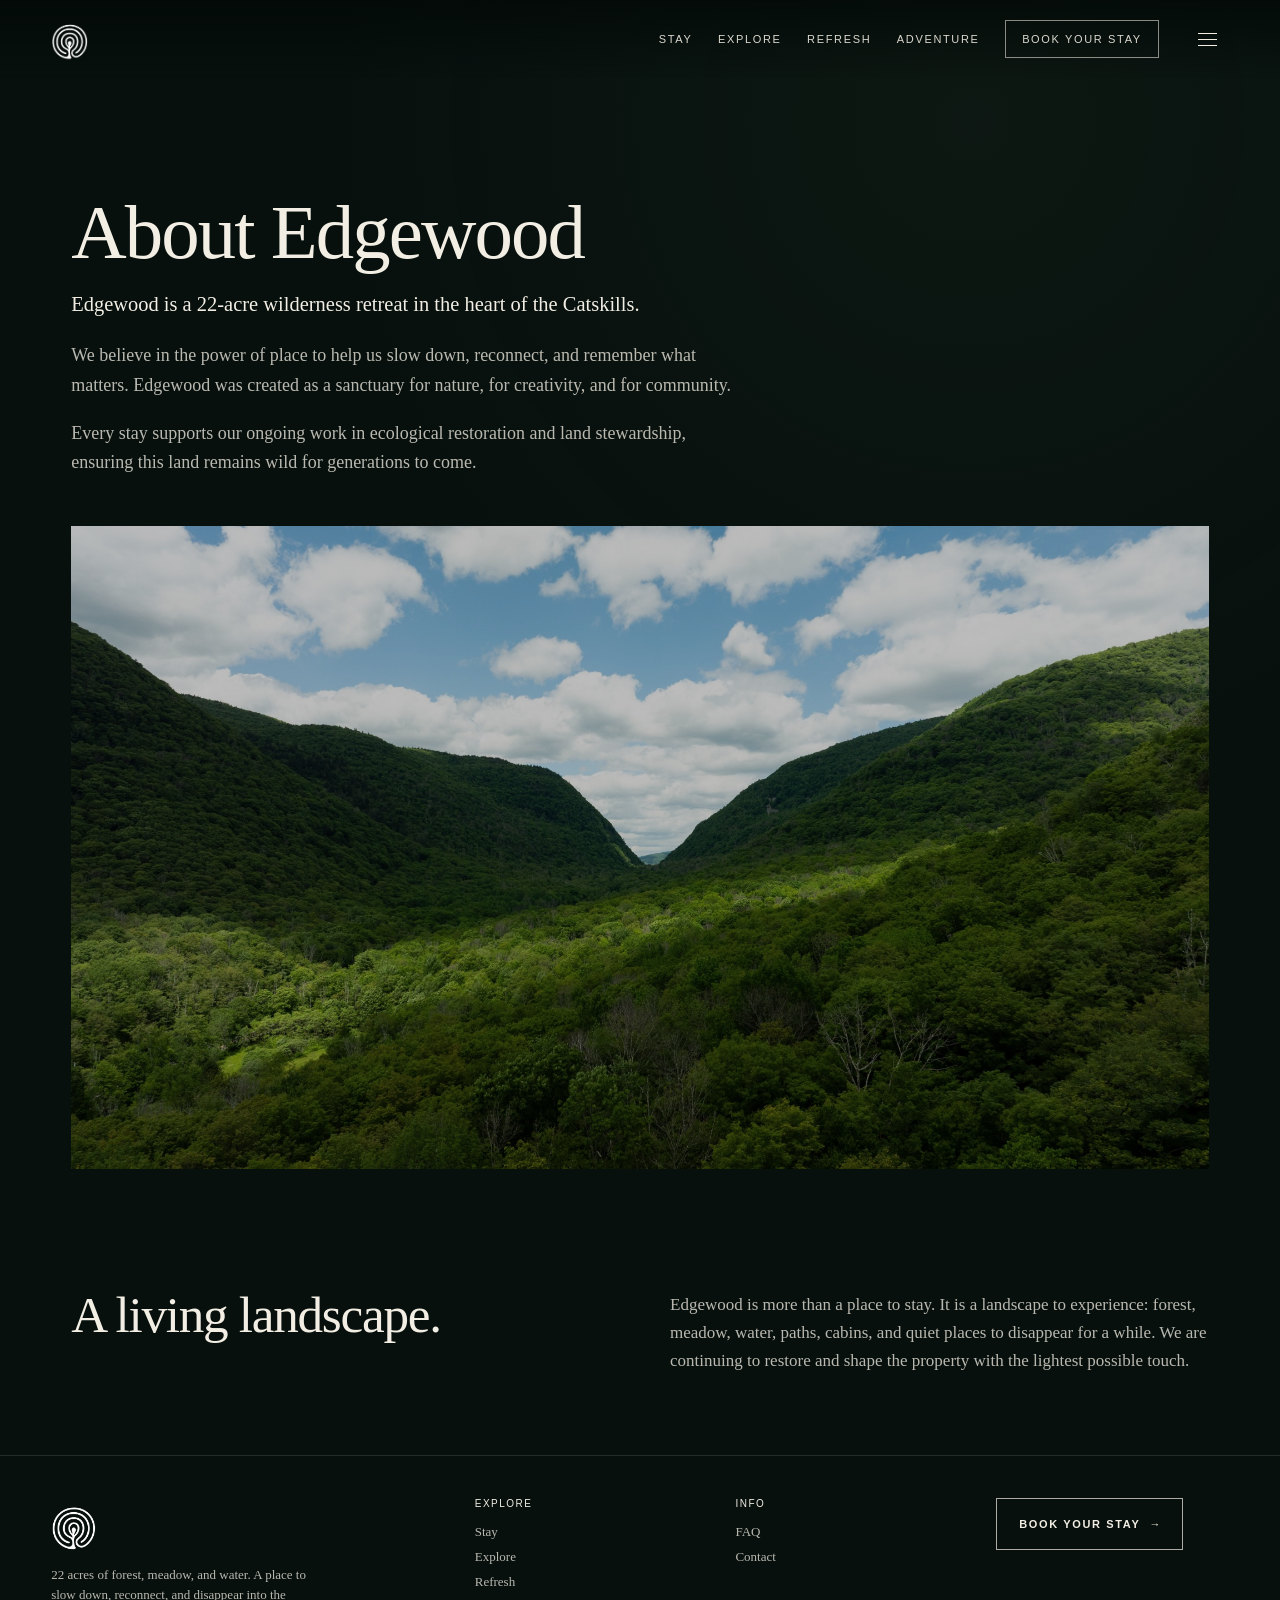
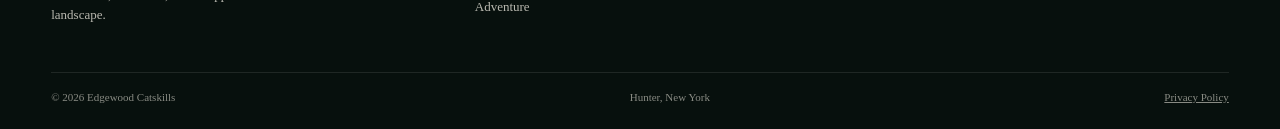
<file: about.html>
<!DOCTYPE html>
<html lang="en"><head><meta charset="utf-8"/><meta content="width=device-width,initial-scale=1" name="viewport"/><meta content="Learn about Edgewood Catskills, our 22-acre wilderness retreat in Hunter, New York, and our approach to nature, restoration, and slow travel." name="description"/><title>About Edgewood | A Wilderness Retreat in the Catskills</title><link href="styles.css" rel="stylesheet"/><link href="https://edgewoodcatskills.com/about" rel="canonical"/><meta content="website" property="og:type"/><meta content="Edgewood Catskills" property="og:site_name"/><meta content="About Edgewood | A Wilderness Retreat in the Catskills" property="og:title"/><meta content="Learn about Edgewood Catskills, our 22-acre wilderness retreat in Hunter, New York, and our approach to nature, restoration, and slow travel." property="og:description"/><meta content="https://edgewoodcatskills.com/about" property="og:url"/><meta content="https://edgewoodcatskills.com/assets/images/hero-poster.jpg" property="og:image"/><meta content="summary_large_image" name="twitter:card"/><meta content="About Edgewood | A Wilderness Retreat in the Catskills" name="twitter:title"/><meta content="Learn about Edgewood Catskills, our 22-acre wilderness retreat in Hunter, New York, and our approach to nature, restoration, and slow travel." name="twitter:description"/><meta content="https://edgewoodcatskills.com/assets/images/hero-poster.jpg" name="twitter:image"/><link href="favicon.png" rel="icon" type="image/png"/><meta content="#080e09" name="theme-color"/><script type="application/ld+json">{"@context": "https://schema.org", "@type": "WebPage", "name": "About Edgewood | A Wilderness Retreat in the Catskills", "url": "https://edgewoodcatskills.com/about", "description": "Learn about Edgewood Catskills, our 22-acre wilderness retreat in Hunter, New York, and our approach to nature, restoration, and slow travel.", "about": {"@id": "https://edgewoodcatskills.com/#edgewood"}}</script></head>
<body class="interior">
<header class="site-header"><a class="brand" href="index.html"><img alt="Edgewood Catskills" src="assets/images/logo.png"/></a><nav class="desktop-nav"><a href="index.html#stay">Stay</a><a href="index.html#explore">Explore</a><a href="index.html#refresh">Refresh</a><a href="index.html#adventure">Adventure</a><a class="book-small" href="https://book.edgewoodcatskills.com/">Book your stay</a></nav><button aria-expanded="false" aria-label="Open menu" class="menu-toggle" type="button"><span class="menu-icon"></span></button></header>
<aside class="menu-panel"><div class="menu-panel-inner"><nav class="menu-primary"><a href="index.html#stay">Stay</a><a href="index.html#explore">Explore</a><a href="index.html#refresh">Refresh</a><a href="index.html#adventure">Adventure</a></nav><nav class="menu-secondary"><a href="about.html">About</a><a href="faq.html">FAQ</a><a href="contact.html">Contact</a></nav><a class="btn btn-light btn-arrow" href="https://book.edgewoodcatskills.com/">Book your stay</a></div></aside>
<main class="interior-main"><section class="page-hero"><h1>About Edgewood</h1><p class="page-intro">Edgewood is a 22-acre wilderness retreat in the heart of the Catskills.</p><div class="about-copy"><p>We believe in the power of place to help us slow down, reconnect, and remember what matters. Edgewood was created as a sanctuary for nature, for creativity, and for community.</p><p>Every stay supports our ongoing work in ecological restoration and land stewardship, ensuring this land remains wild for generations to come.</p></div><img alt="Edgewood Catskills in the forest" class="about-image" src="assets/images/about.jpg"/></section><section class="about-caption"><h2>A living landscape.</h2><p>Edgewood is more than a place to stay. It is a landscape to experience: forest, meadow, water, paths, cabins, and quiet places to disappear for a while. We are continuing to restore and shape the property with the lightest possible touch.</p></section></main>
<footer class="site-footer"><div class="footer-grid"><div><img alt="Edgewood Catskills" class="footer-logo" src="assets/images/logo.png"/><p class="footer-copy">22 acres of forest, meadow, and water. A place to slow down, reconnect, and disappear into the landscape.</p></div><div><div class="footer-heading">Explore</div><div class="footer-links"><a href="index.html#stay">Stay</a><a href="index.html#explore">Explore</a><a href="index.html#refresh">Refresh</a><a href="index.html#adventure">Adventure</a></div></div><div><div class="footer-heading">Info</div><div class="footer-links"><a href="faq.html">FAQ</a><a href="contact.html">Contact</a></div></div><div><a class="btn btn-arrow" href="https://book.edgewoodcatskills.com/">Book your stay</a></div></div><div class="footer-bottom"><span>© 2026 Edgewood Catskills</span><span>Hunter, New York</span><a href="privacy.html">Privacy Policy</a></div></footer><script defer="" src="script.js"></script></body></html>
</file>
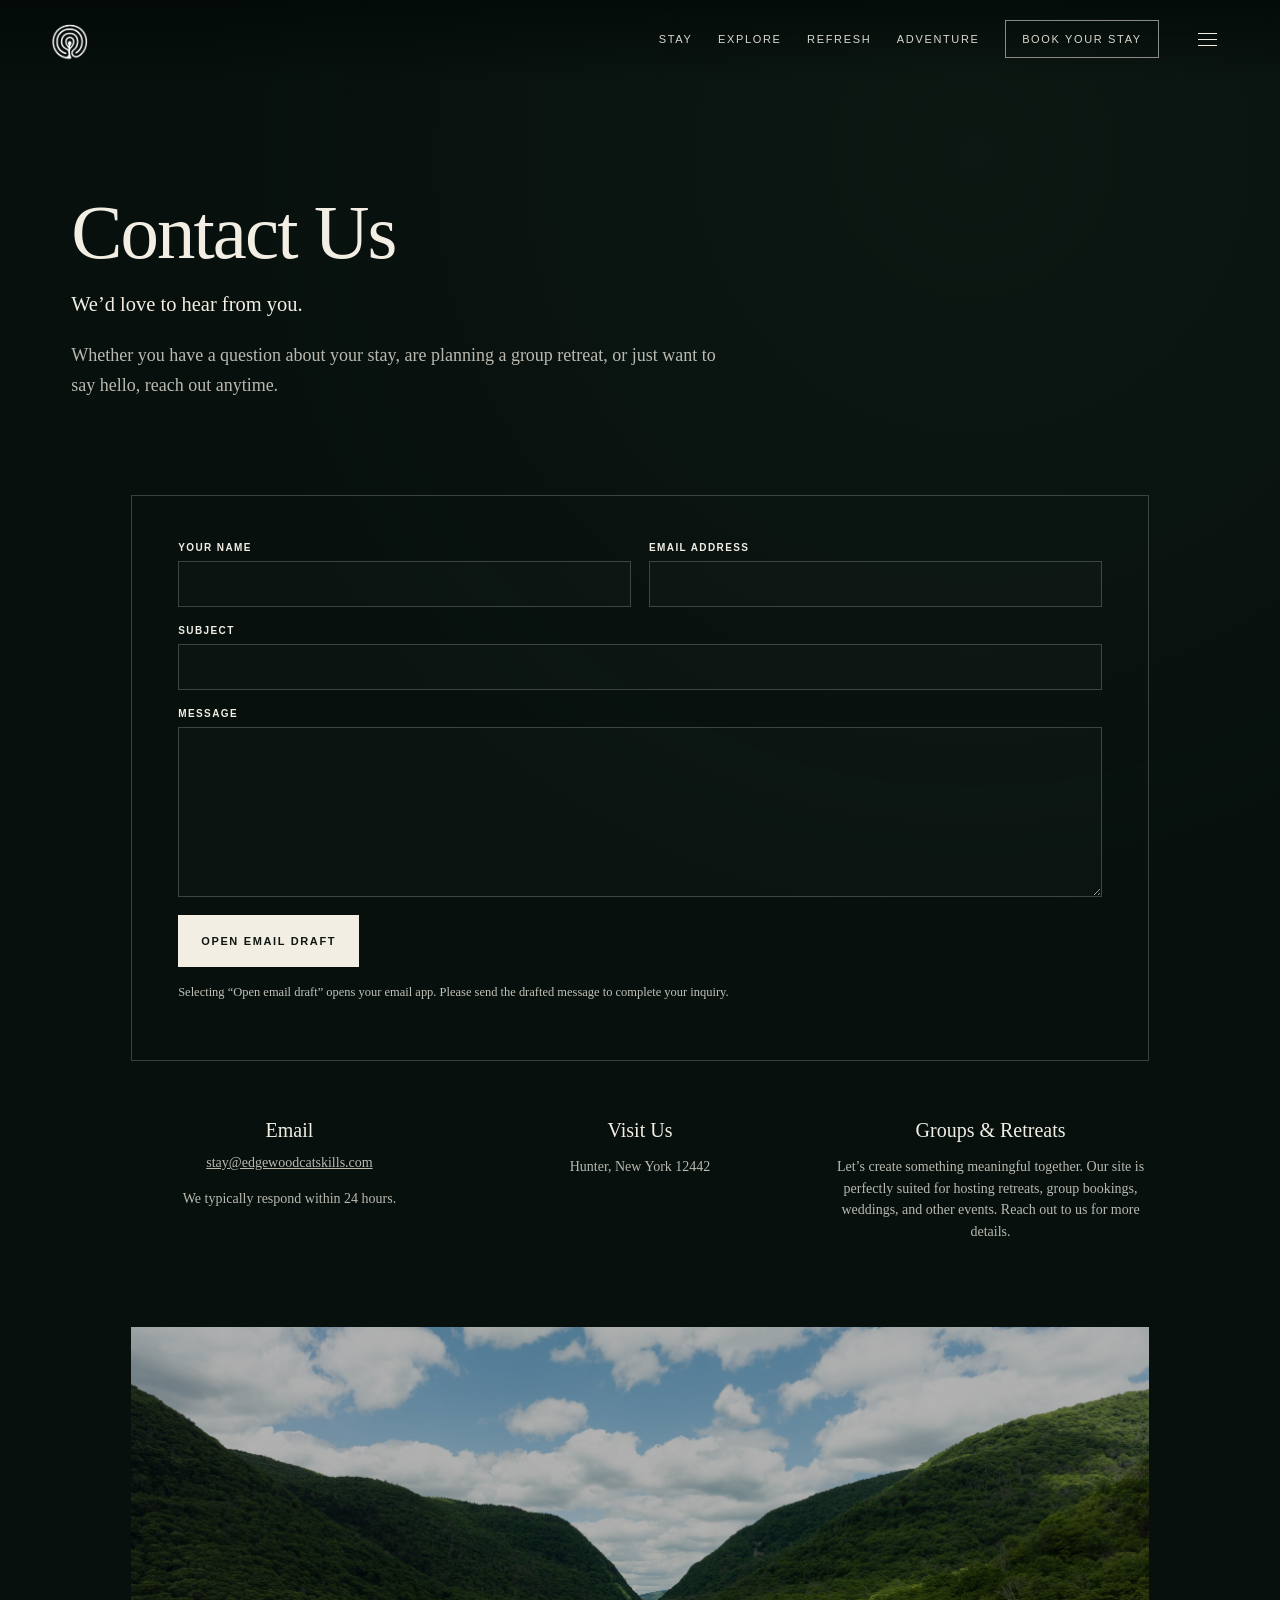
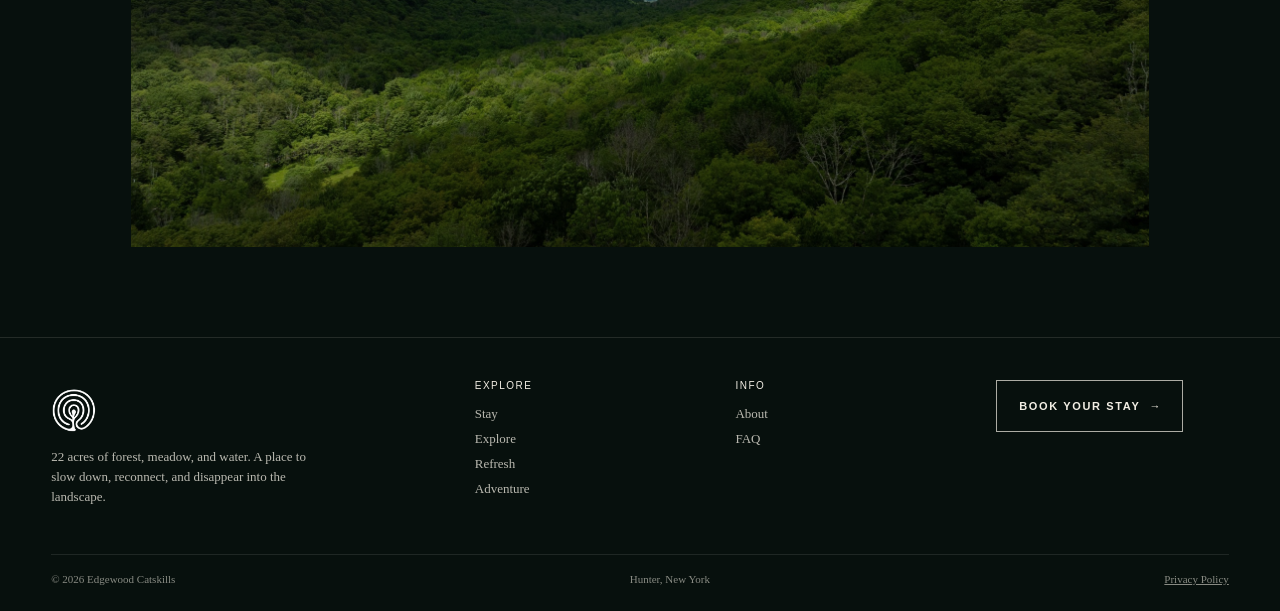
<file: contact.html>
<!DOCTYPE html>

<html lang="en"><head><meta charset="utf-8"/><meta content="width=device-width,initial-scale=1" name="viewport"/><meta content="Contact Edgewood Catskills about stays, group bookings, retreats, weddings, and events in Hunter, New York." name="description"/><title>Contact Edgewood Catskills | Groups &amp; Retreats</title><link href="styles.css" rel="stylesheet"/><link href="https://edgewoodcatskills.com/contact" rel="canonical"/><meta content="website" property="og:type"/><meta content="Edgewood Catskills" property="og:site_name"/><meta content="Contact Edgewood Catskills | Groups &amp; Retreats" property="og:title"/><meta content="Contact Edgewood Catskills about stays, group bookings, retreats, weddings, and events in Hunter, New York." property="og:description"/><meta content="https://edgewoodcatskills.com/contact" property="og:url"/><meta content="https://edgewoodcatskills.com/assets/images/hero-poster.jpg" property="og:image"/><meta content="summary_large_image" name="twitter:card"/><meta content="Contact Edgewood Catskills | Groups &amp; Retreats" name="twitter:title"/><meta content="Contact Edgewood Catskills about stays, group bookings, retreats, weddings, and events in Hunter, New York." name="twitter:description"/><meta content="https://edgewoodcatskills.com/assets/images/hero-poster.jpg" name="twitter:image"/><link href="favicon.png" rel="icon" type="image/png"/><meta content="#080e09" name="theme-color"/><script type="application/ld+json">{"@context": "https://schema.org", "@type": "WebPage", "name": "Contact Edgewood Catskills | Groups & Retreats", "url": "https://edgewoodcatskills.com/contact", "description": "Contact Edgewood Catskills about stays, group bookings, retreats, weddings, and events in Hunter, New York.", "about": {"@id": "https://edgewoodcatskills.com/#edgewood"}}</script></head>
<body class="interior">
<header class="site-header"><a class="brand" href="index.html"><img alt="Edgewood Catskills" src="assets/images/logo.png"/></a><nav class="desktop-nav"><a href="index.html#stay">Stay</a><a href="index.html#explore">Explore</a><a href="index.html#refresh">Refresh</a><a href="index.html#adventure">Adventure</a><a class="book-small" href="https://book.edgewoodcatskills.com/">Book your stay</a></nav><button aria-expanded="false" aria-label="Open menu" class="menu-toggle" type="button"><span class="menu-icon"></span></button></header>
<aside class="menu-panel"><div class="menu-panel-inner"><nav class="menu-primary"><a href="index.html#stay">Stay</a><a href="index.html#explore">Explore</a><a href="index.html#refresh">Refresh</a><a href="index.html#adventure">Adventure</a></nav><nav class="menu-secondary"><a href="about.html">About</a><a href="faq.html">FAQ</a><a href="contact.html">Contact</a></nav><a class="btn btn-light btn-arrow" href="https://book.edgewoodcatskills.com/">Book your stay</a></div></aside>
<main class="interior-main"><section class="page-hero"><h1>Contact Us</h1><p class="page-intro">We’d love to hear from you.</p><p class="about-copy">Whether you have a question about your stay, are planning a group retreat, or just want to say hello, reach out anytime.</p></section><section class="contact-wrap"><div class="contact-card"><form id="contact-form"><div class="form-grid"><div class="form-field"><label for="name">Your name</label><input autocomplete="name" id="name" name="name" required=""/></div><div class="form-field"><label for="email">Email address</label><input autocomplete="email" id="email" name="email" required="" type="email"/></div><div class="form-field full"><label for="subject">Subject</label><input id="subject" name="subject"/></div><div class="form-field full"><label for="message">Message</label><textarea id="message" name="message" required=""></textarea></div></div><div class="contact-actions"><button class="btn btn-light" type="submit">Open email draft</button><p class="form-note">Selecting “Open email draft” opens your email app. Please send the drafted message to complete your inquiry.</p></div></form></div><div class="contact-meta"><div><h3>Email</h3><a href="mailto:stay@edgewoodcatskills.com">stay@edgewoodcatskills.com</a><p>We typically respond within 24 hours.</p></div><div><h3>Visit Us</h3><p>Hunter, New York 12442</p></div><div><h3>Groups &amp; Retreats</h3><p>Let’s create something meaningful together. Our site is perfectly suited for hosting retreats, group bookings, weddings, and other events. Reach out to us for more details.</p></div></div><img alt="Forest at Edgewood Catskills" class="contact-image" src="assets/images/about.jpg"/></section></main>
<footer class="site-footer"><div class="footer-grid"><div><img alt="Edgewood Catskills" class="footer-logo" src="assets/images/logo.png"/><p class="footer-copy">22 acres of forest, meadow, and water. A place to slow down, reconnect, and disappear into the landscape.</p></div><div><div class="footer-heading">Explore</div><div class="footer-links"><a href="index.html#stay">Stay</a><a href="index.html#explore">Explore</a><a href="index.html#refresh">Refresh</a><a href="index.html#adventure">Adventure</a></div></div><div><div class="footer-heading">Info</div><div class="footer-links"><a href="about.html">About</a><a href="faq.html">FAQ</a></div></div><div><a class="btn btn-arrow" href="https://book.edgewoodcatskills.com/">Book your stay</a></div></div><div class="footer-bottom"><span>© 2026 Edgewood Catskills</span><span>Hunter, New York</span><a href="privacy.html">Privacy Policy</a></div></footer><script defer="" src="script.js"></script></body></html>
</file>
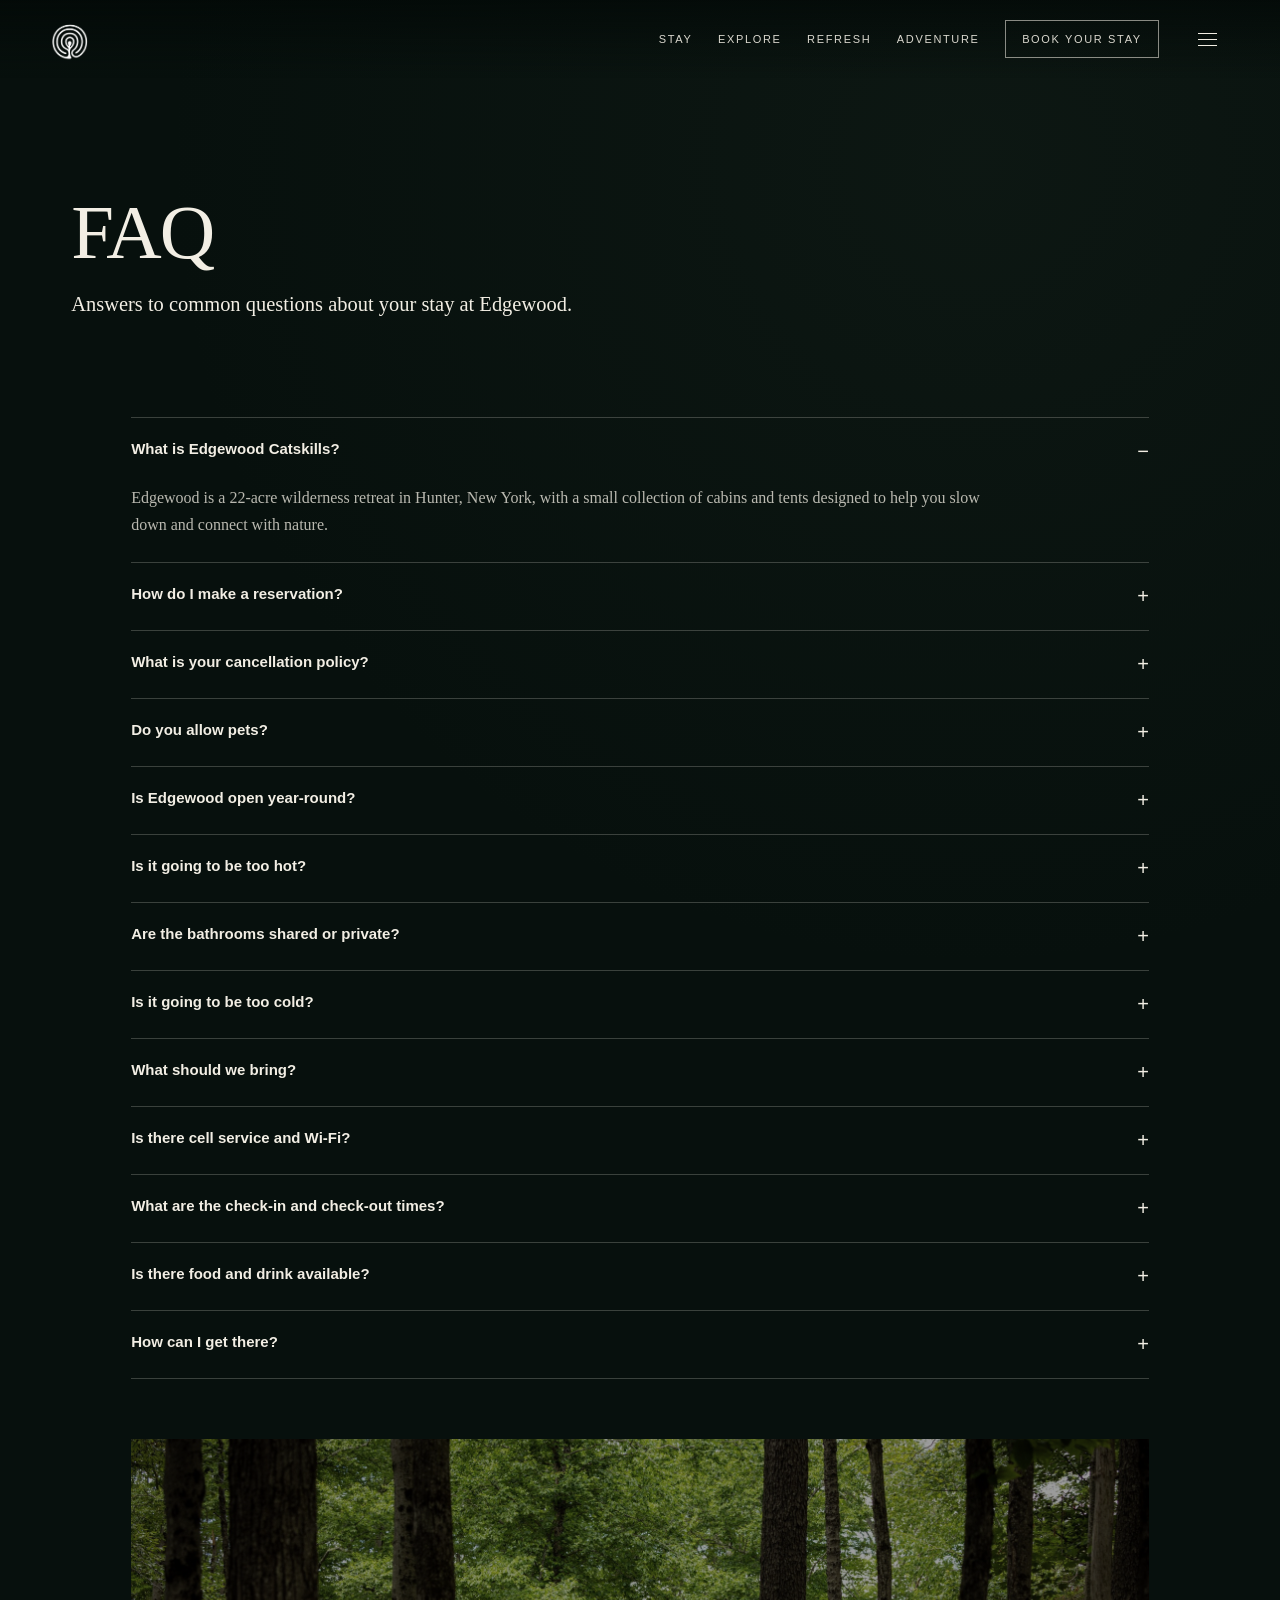
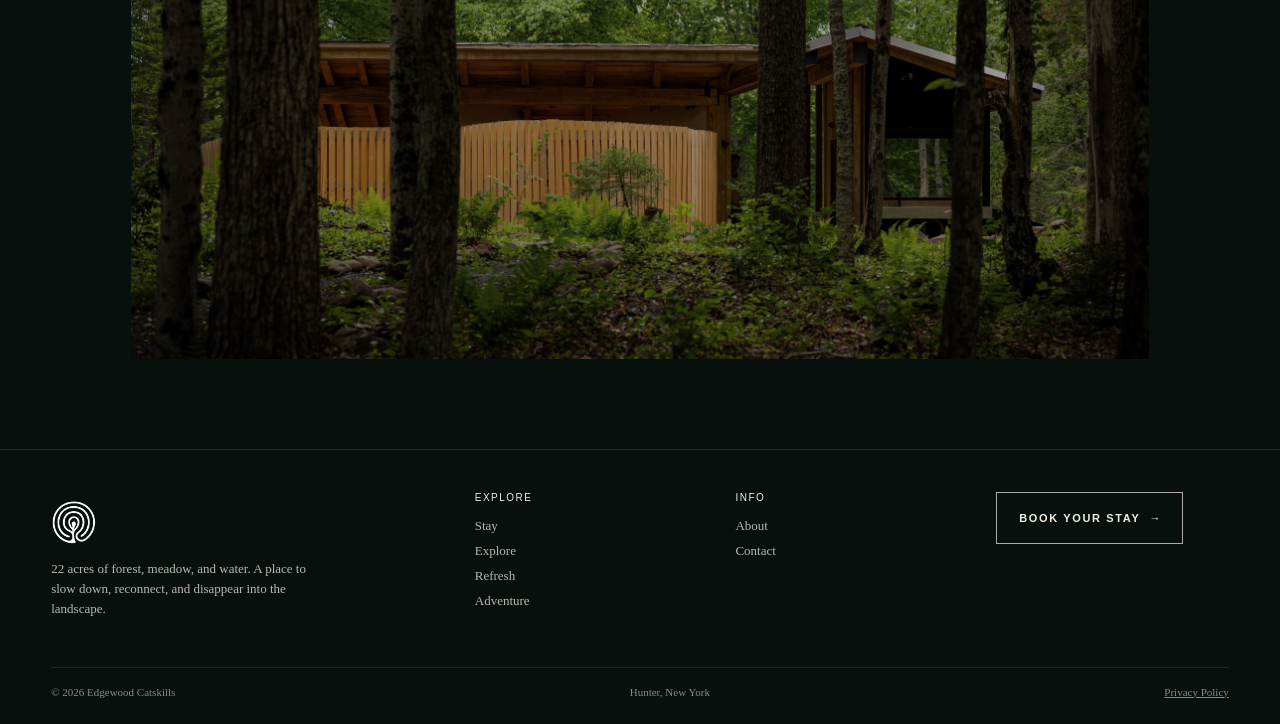
<file: faq.html>
<!DOCTYPE html>

<html lang="en"><head><meta charset="utf-8"/><meta content="width=device-width,initial-scale=1" name="viewport"/><meta content="Answers about Edgewood Catskills stays, booking, bathrooms, weather, pets, Wi-Fi, packing, check-in, and travel to Hunter, New York." name="description"/><title>Frequently Asked Questions | Edgewood Catskills</title><link href="styles.css" rel="stylesheet"/><link href="https://edgewoodcatskills.com/faq" rel="canonical"/><meta content="website" property="og:type"/><meta content="Edgewood Catskills" property="og:site_name"/><meta content="Frequently Asked Questions | Edgewood Catskills" property="og:title"/><meta content="Answers about Edgewood Catskills stays, booking, bathrooms, weather, pets, Wi-Fi, packing, check-in, and travel to Hunter, New York." property="og:description"/><meta content="https://edgewoodcatskills.com/faq" property="og:url"/><meta content="https://edgewoodcatskills.com/assets/images/hero-poster.jpg" property="og:image"/><meta content="summary_large_image" name="twitter:card"/><meta content="Frequently Asked Questions | Edgewood Catskills" name="twitter:title"/><meta content="Answers about Edgewood Catskills stays, booking, bathrooms, weather, pets, Wi-Fi, packing, check-in, and travel to Hunter, New York." name="twitter:description"/><meta content="https://edgewoodcatskills.com/assets/images/hero-poster.jpg" name="twitter:image"/><link href="favicon.png" rel="icon" type="image/png"/><meta content="#080e09" name="theme-color"/><script type="application/ld+json">{"@context": "https://schema.org", "@type": "WebPage", "name": "Frequently Asked Questions | Edgewood Catskills", "url": "https://edgewoodcatskills.com/faq", "description": "Answers about Edgewood Catskills stays, booking, bathrooms, weather, pets, Wi-Fi, packing, check-in, and travel to Hunter, New York.", "about": {"@id": "https://edgewoodcatskills.com/#edgewood"}}</script><script type="application/ld+json">{"@context": "https://schema.org", "@type": "FAQPage", "mainEntity": [{"@type": "Question", "name": "What is Edgewood Catskills?", "acceptedAnswer": {"@type": "Answer", "text": "Edgewood is a 22-acre wilderness retreat in Hunter, New York, with a small collection of cabins and tents designed to help you slow down and connect with nature."}}, {"@type": "Question", "name": "How do I make a reservation?", "acceptedAnswer": {"@type": "Answer", "text": "Use any “Book your stay” button on this site to see current availability and reserve directly through our booking site."}}, {"@type": "Question", "name": "What is your cancellation policy?", "acceptedAnswer": {"@type": "Answer", "text": "Cancellation terms are shown during booking and in your reservation confirmation. Please review the terms attached to your specific stay before completing your reservation."}}, {"@type": "Question", "name": "Do you allow pets?", "acceptedAnswer": {"@type": "Answer", "text": "We do not allow pets at this time. Our no-pets policy is strict because of the abundant wildlife on the property, including animals that may not get along with dogs. We hope you’ll still consider joining us—it’s a magical place."}}, {"@type": "Question", "name": "Is Edgewood open year-round?", "acceptedAnswer": {"@type": "Answer", "text": "We are currently open from May 1 through October 31. We plan to offer year-round stays in the future."}}, {"@type": "Question", "name": "Is it going to be too hot?", "acceptedAnswer": {"@type": "Answer", "text": "Even during midsummer heat waves, the mountains around Edgewood are often cooler than surrounding cities, and evenings are typically significantly cooler than daytime. We find it makes for great sleeping weather, though temperatures vary and the cabins and tents are not air-conditioned."}}, {"@type": "Question", "name": "Are the bathrooms shared or private?", "acceptedAnswer": {"@type": "Answer", "text": "Our separate bathhouse is approximately a 1–2 minute walk from your unit. It serves our five cabins and tents, with three garden shower rooms and three toilet rooms. Each room has its own private entry, but the facilities are shared among guests. The garden showers are one of the highlights of the Edgewood experience."}}, {"@type": "Question", "name": "Is it going to be too cold?", "acceptedAnswer": {"@type": "Answer", "text": "In spring and autumn, the showers are hot and we provide blankets for sleeping, but the cabins themselves are not heated. May and October weather can vary widely, from warm days to a small chance of snow. October foliage can be colorful or already fallen, opening views of the valley and surrounding peaks. We understand that camping in cold weather is not for everyone. We generally ask for five days’ notice if you decide to cancel because of the forecast; for snow or a major storm, contact us about a last-minute refund. Please also review the cancellation terms for your specific booking. We recommend bringing cozy layers and pajamas, as well as bathing suits and beach towels."}}, {"@type": "Question", "name": "What should we bring?", "acceptedAnswer": {"@type": "Answer", "text": "We provide sheets, blankets, pillows, a battery-powered lantern, and soap, shampoo, conditioner, and toilet paper in the bathhouse. Bring beach towels for waterfall swims or lounging, cozy sweatpants and sweatshirts for cool evenings, your preferred sundowner beverages, and ingredients for s’mores by the fire."}}, {"@type": "Question", "name": "Is there cell service and Wi-Fi?", "acceptedAnswer": {"@type": "Answer", "text": "There is no cell service at Edgewood. Wi-Fi is available at the bathhouse."}}, {"@type": "Question", "name": "What are the check-in and check-out times?", "acceptedAnswer": {"@type": "Answer", "text": "Check-in is after 3:00 p.m. and check-out is at 11:00 a.m. Early check-in or late check-out may be possible, but please confirm with us in advance."}}, {"@type": "Question", "name": "Is there food and drink available?", "acceptedAnswer": {"@type": "Answer", "text": "We provide drinking water on site, but no other food or beverages at this time. We’re happy to recommend local restaurants."}}, {"@type": "Question", "name": "How can I get there?", "acceptedAnswer": {"@type": "Answer", "text": "Driving is the most convenient option. Trailways offers bus service to nearby Hunter, and local car services may be available for the final leg. Check current schedules and arrange onward transportation before traveling."}}]}</script></head>
<body class="interior">
<header class="site-header"><a class="brand" href="index.html"><img alt="Edgewood Catskills" src="assets/images/logo.png"/></a><nav class="desktop-nav"><a href="index.html#stay">Stay</a><a href="index.html#explore">Explore</a><a href="index.html#refresh">Refresh</a><a href="index.html#adventure">Adventure</a><a class="book-small" href="https://book.edgewoodcatskills.com/">Book your stay</a></nav><button aria-expanded="false" aria-label="Open menu" class="menu-toggle" type="button"><span class="menu-icon"></span></button></header>
<aside class="menu-panel"><div class="menu-panel-inner"><nav class="menu-primary"><a href="index.html#stay">Stay</a><a href="index.html#explore">Explore</a><a href="index.html#refresh">Refresh</a><a href="index.html#adventure">Adventure</a></nav><nav class="menu-secondary"><a href="about.html">About</a><a href="faq.html">FAQ</a><a href="contact.html">Contact</a></nav><a class="btn btn-light btn-arrow" href="https://book.edgewoodcatskills.com/">Book your stay</a></div></aside>
<main class="interior-main"><section class="page-hero"><h1>FAQ</h1><p class="page-intro">Answers to common questions about your stay at Edgewood.</p></section><section class="faq-wrap"><div class="faq-list"><div class="faq-item open"><button aria-expanded="true" class="faq-question" type="button">What is Edgewood Catskills?</button><div class="faq-answer" style="max-height:500px"><p>Edgewood is a 22-acre wilderness retreat in Hunter, New York, with a small collection of cabins and tents designed to help you slow down and connect with nature.</p></div></div><div class="faq-item"><button aria-expanded="false" class="faq-question" type="button">How do I make a reservation?</button><div class="faq-answer" style="max-height:0px"><p>Use any “Book your stay” button on this site to see current availability and reserve directly through our booking site.</p></div></div><div class="faq-item"><button aria-expanded="false" class="faq-question" type="button">What is your cancellation policy?</button><div class="faq-answer" style="max-height:0px"><p>Cancellation terms are shown during booking and in your reservation confirmation. Please review the terms attached to your specific stay before completing your reservation.</p></div></div><div class="faq-item"><button aria-expanded="false" class="faq-question" type="button">Do you allow pets?</button><div class="faq-answer" style="max-height:0px"><p>We do not allow pets at this time. Our no-pets policy is strict because of the abundant wildlife on the property, including animals that may not get along with dogs. We hope you’ll still consider joining us—it’s a magical place.</p></div></div><div class="faq-item"><button aria-expanded="false" class="faq-question" type="button">Is Edgewood open year-round?</button><div class="faq-answer" style="max-height:0px"><p>We are currently open from May 1 through October 31. We plan to offer year-round stays in the future.</p></div></div><div class="faq-item"><button aria-expanded="false" class="faq-question" type="button">Is it going to be too hot?</button><div class="faq-answer" style="max-height:0px"><p>Even during midsummer heat waves, the mountains around Edgewood are often cooler than surrounding cities, and evenings are typically significantly cooler than daytime. We find it makes for great sleeping weather, though temperatures vary and the cabins and tents are not air-conditioned.</p></div></div><div class="faq-item"><button aria-expanded="false" class="faq-question" type="button">Are the bathrooms shared or private?</button><div class="faq-answer" style="max-height:0px"><p>Our separate bathhouse is approximately a 1–2 minute walk from your unit. It serves our five cabins and tents, with three garden shower rooms and three toilet rooms. Each room has its own private entry, but the facilities are shared among guests. The garden showers are one of the highlights of the Edgewood experience.</p></div></div><div class="faq-item"><button aria-expanded="false" class="faq-question" type="button">Is it going to be too cold?</button><div class="faq-answer" style="max-height:0px"><p>In spring and autumn, the showers are hot and we provide blankets for sleeping, but the cabins themselves are not heated. May and October weather can vary widely, from warm days to a small chance of snow. October foliage can be colorful or already fallen, opening views of the valley and surrounding peaks. We understand that camping in cold weather is not for everyone. We generally ask for five days’ notice if you decide to cancel because of the forecast; for snow or a major storm, contact us about a last-minute refund. Please also review the cancellation terms for your specific booking. We recommend bringing cozy layers and pajamas, as well as bathing suits and beach towels.</p></div></div><div class="faq-item"><button aria-expanded="false" class="faq-question" type="button">What should we bring?</button><div class="faq-answer" style="max-height:0px"><p>We provide sheets, blankets, pillows, a battery-powered lantern, and soap, shampoo, conditioner, and toilet paper in the bathhouse. Bring beach towels for waterfall swims or lounging, cozy sweatpants and sweatshirts for cool evenings, your preferred sundowner beverages, and ingredients for s’mores by the fire.</p></div></div><div class="faq-item"><button aria-expanded="false" class="faq-question" type="button">Is there cell service and Wi-Fi?</button><div class="faq-answer" style="max-height:0px"><p>There is no cell service at Edgewood. Wi-Fi is available at the bathhouse.</p></div></div><div class="faq-item"><button aria-expanded="false" class="faq-question" type="button">What are the check-in and check-out times?</button><div class="faq-answer" style="max-height:0px"><p>Check-in is after 3:00 p.m. and check-out is at 11:00 a.m. Early check-in or late check-out may be possible, but please confirm with us in advance.</p></div></div><div class="faq-item"><button aria-expanded="false" class="faq-question" type="button">Is there food and drink available?</button><div class="faq-answer" style="max-height:0px"><p>We provide drinking water on site, but no other food or beverages at this time. We’re happy to recommend local restaurants.</p></div></div><div class="faq-item"><button aria-expanded="false" class="faq-question" type="button">How can I get there?</button><div class="faq-answer" style="max-height:0px"><p>Driving is the most convenient option. Trailways offers bus service to nearby Hunter, and local car services may be available for the final leg. Check current schedules and arrange onward transportation before traveling.</p></div></div></div><img alt="Evening in the forest at Edgewood Catskills" class="faq-image" src="assets/images/footer.jpg"/></section></main>
<footer class="site-footer"><div class="footer-grid"><div><img alt="Edgewood Catskills" class="footer-logo" src="assets/images/logo.png"/><p class="footer-copy">22 acres of forest, meadow, and water. A place to slow down, reconnect, and disappear into the landscape.</p></div><div><div class="footer-heading">Explore</div><div class="footer-links"><a href="index.html#stay">Stay</a><a href="index.html#explore">Explore</a><a href="index.html#refresh">Refresh</a><a href="index.html#adventure">Adventure</a></div></div><div><div class="footer-heading">Info</div><div class="footer-links"><a href="about.html">About</a><a href="contact.html">Contact</a></div></div><div><a class="btn btn-arrow" href="https://book.edgewoodcatskills.com/">Book your stay</a></div></div><div class="footer-bottom"><span>© 2026 Edgewood Catskills</span><span>Hunter, New York</span><a href="privacy.html">Privacy Policy</a></div></footer><script defer="" src="script.js"></script></body></html>
</file>
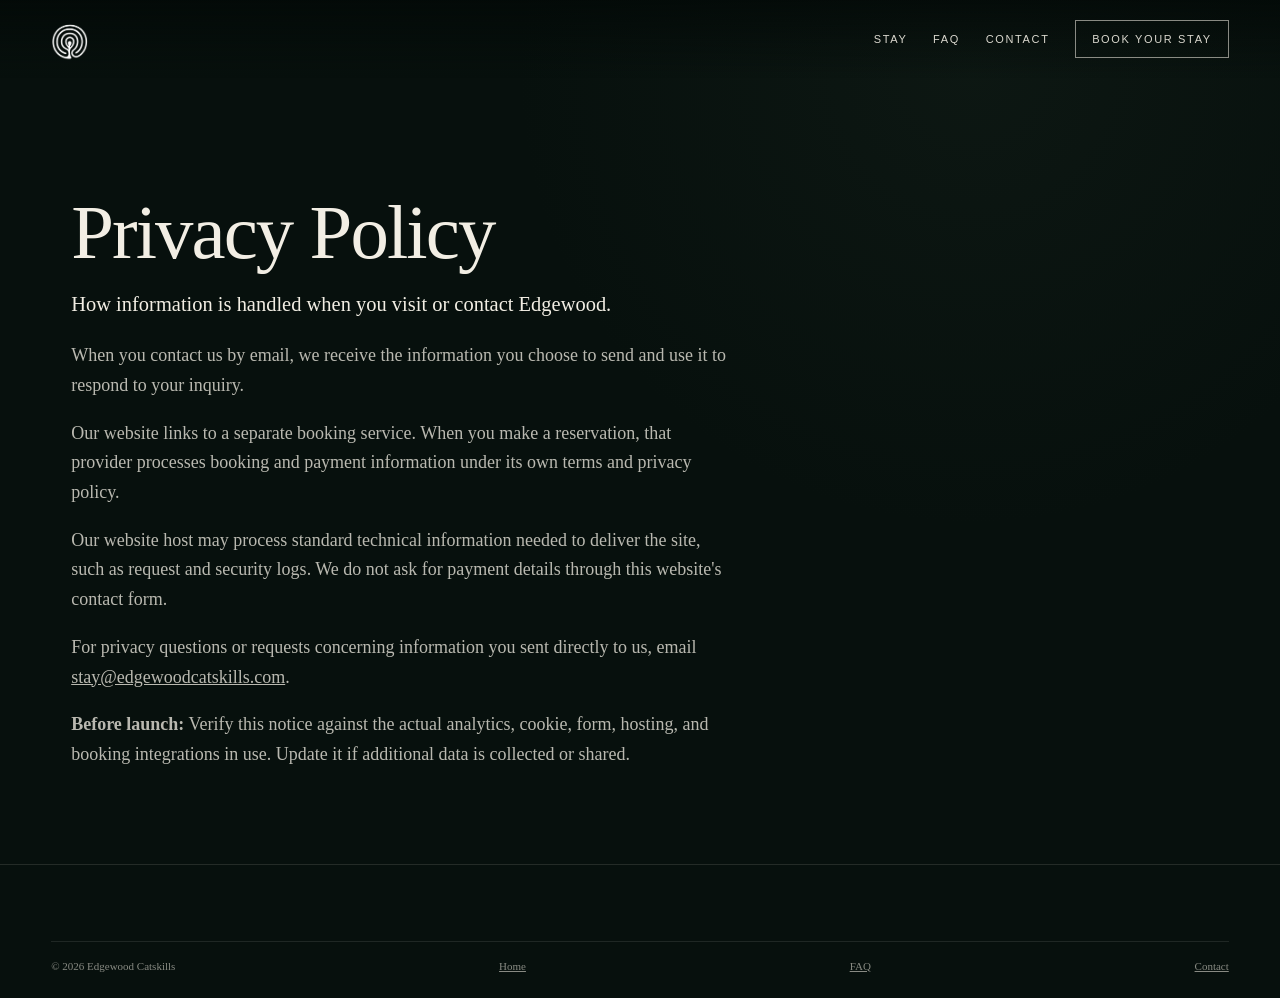
<file: privacy.html>
<!doctype html><html lang="en"><head><meta charset="utf-8"><meta name="viewport" content="width=device-width,initial-scale=1"><title>Privacy Policy | Edgewood Catskills</title><meta name="description" content="Privacy information for the Edgewood Catskills website."><link rel="canonical" href="https://edgewoodcatskills.com/privacy"><link rel="icon" href="favicon.png"><link rel="stylesheet" href="styles.css"></head><body class="interior"><header class="site-header"><a class="brand" href="index.html"><img src="assets/images/logo.png" alt="Edgewood Catskills"></a><nav class="desktop-nav"><a href="index.html#stay">Stay</a><a href="faq.html">FAQ</a><a href="contact.html">Contact</a><a class="book-small" href="https://book.edgewoodcatskills.com/">Book your stay</a></nav></header><main class="interior-main"><section class="page-hero"><h1>Privacy Policy</h1><p class="page-intro">How information is handled when you visit or contact Edgewood.</p><div class="about-copy"><p>When you contact us by email, we receive the information you choose to send and use it to respond to your inquiry.</p><p>Our website links to a separate booking service. When you make a reservation, that provider processes booking and payment information under its own terms and privacy policy.</p><p>Our website host may process standard technical information needed to deliver the site, such as request and security logs. We do not ask for payment details through this website's contact form.</p><p>For privacy questions or requests concerning information you sent directly to us, email <a href="mailto:stay@edgewoodcatskills.com">stay@edgewoodcatskills.com</a>.</p><p><strong>Before launch:</strong> Verify this notice against the actual analytics, cookie, form, hosting, and booking integrations in use. Update it if additional data is collected or shared.</p></div></section></main><footer class="site-footer"><div class="footer-bottom"><span>© 2026 Edgewood Catskills</span><a href="index.html">Home</a><a href="faq.html">FAQ</a><a href="contact.html">Contact</a></div></footer></body></html>
</file>
<file: styles.css>
:root {
  --ink: #07100d;
  --ink-2: #0b1511;
  --cream: #f2eee4;
  --muted: rgba(242, 238, 228, .76);
  --hairline: rgba(242, 238, 228, .22);
  --header-h: 78px;
  --page-pad: clamp(24px, 4vw, 64px);
  --trail-width: clamp(220px, 23vw, 460px);
}

* { box-sizing: border-box; }
html { scroll-behavior: smooth; background: var(--ink); }
body {
  margin: 0;
  background: var(--ink);
  color: var(--cream);
  font-family: Georgia, 'Times New Roman', serif;
  text-rendering: optimizeLegibility;
}
a { color: inherit; }
button, input, textarea { font: inherit; }
img, video { max-width: 100%; display: block; }

.site-header {
  position: fixed;
  z-index: 100;
  inset: 0 0 auto 0;
  height: var(--header-h);
  display: flex;
  align-items: center;
  gap: 28px;
  padding: 14px var(--page-pad);
  background: linear-gradient(to bottom, rgba(2,8,6,.72), rgba(2,8,6,.28) 58%, transparent);
  transition: background .3s ease, backdrop-filter .3s ease;
}
.site-header.scrolled {
  background: rgba(4, 11, 8, .72);
  backdrop-filter: blur(12px);
  -webkit-backdrop-filter: blur(12px);
}
.brand { display: inline-flex; align-items: center; flex: 0 0 auto; text-decoration: none; }
.brand img { width: clamp(120px, 13vw, 185px); height: 44px; object-fit: contain; object-position: left center; }
.desktop-nav { margin-left: auto; display: flex; align-items: center; gap: clamp(14px, 2vw, 30px); }
.desktop-nav a, .menu-toggle, .eyebrow, .btn, .text-link, .trail-fallback, .footer-heading {
  font-family: Arial, Helvetica, sans-serif;
  text-transform: uppercase;
  letter-spacing: .15em;
}
.desktop-nav a { font-size: 11px; text-decoration: none; opacity: .9; }
.desktop-nav a:hover { opacity: 1; }
.book-small { border: 1px solid rgba(242,238,228,.62); padding: 12px 16px; }
.menu-toggle {
  display: inline-grid;
  place-items: center;
  width: 42px;
  height: 42px;
  border: 0;
  background: transparent;
  color: var(--cream);
  cursor: pointer;
  padding: 0;
}
.menu-icon, .menu-icon::before, .menu-icon::after {
  width: 19px;
  height: 1px;
  background: currentColor;
  display: block;
  position: relative;
  transition: transform .25s ease, opacity .25s ease;
}
.menu-icon::before, .menu-icon::after { content: ''; position: absolute; left: 0; }
.menu-icon::before { top: -6px; }
.menu-icon::after { top: 6px; }
.menu-toggle[aria-expanded="true"] .menu-icon { background: transparent; }
.menu-toggle[aria-expanded="true"] .menu-icon::before { transform: translateY(6px) rotate(45deg); }
.menu-toggle[aria-expanded="true"] .menu-icon::after { transform: translateY(-6px) rotate(-45deg); }

.menu-panel {
  position: fixed;
  z-index: 90;
  inset: 0;
  background: rgba(5, 13, 10, .98);
  display: grid;
  place-items: center;
  opacity: 0;
  visibility: hidden;
  transition: opacity .25s ease, visibility .25s ease;
}
.menu-panel.open { opacity: 1; visibility: visible; }
.menu-panel-inner { width: min(640px, calc(100% - 48px)); padding-top: 60px; }
.menu-primary, .menu-secondary { display: grid; gap: 12px; }
.menu-primary a { font-size: clamp(36px, 5vw, 62px); line-height: 1.05; text-decoration: none; }
.menu-secondary { border-top: 1px solid var(--hairline); margin-top: 34px; padding-top: 28px; }
.menu-secondary a { text-decoration: none; font-size: 19px; }
.menu-panel .btn { margin-top: 34px; }

.home { position: relative; overflow-x: hidden; overflow-y: visible; }
.story { position: relative; }
.story-section {
  position: relative;
  min-height: 92vh;
  display: flex;
  align-items: center;
  overflow: hidden;
  isolation: isolate;
  scroll-margin-top: var(--header-h);
}
.story-section.hero { min-height: 100svh; }
.story-section.plan { min-height: 82vh; }
.bg-media, .bg-image {
  position: absolute;
  z-index: -3;
  inset: 0;
  width: 100%;
  height: 100%;
  object-fit: cover;
}
.bg-media { background: #0a130f; }
.media-vignette {
  position: absolute;
  z-index: -2;
  inset: 0;
  background:
    linear-gradient(90deg, rgba(2,9,7,.80) 0%, rgba(2,9,7,.48) 30%, rgba(2,9,7,.08) 63%, rgba(2,9,7,.52) 100%),
    linear-gradient(0deg, rgba(2,9,7,.42), transparent 45%);
}
.section-content {
  width: min(1240px, 100%);
  padding: calc(var(--header-h) + 60px) calc(var(--trail-width) + var(--page-pad)) 72px var(--page-pad);
}
.story-section:not(.hero) .section-content { padding-top: 90px; }
.content-block { max-width: 455px; }
.hero .content-block { max-width: 560px; }
.section-number { font: 700 12px/1 Arial, sans-serif; letter-spacing: .22em; margin-bottom: 20px; }
.eyebrow { font-size: 12px; font-weight: 700; line-height: 1.55; margin: 0 0 24px; }
h1, h2 { font-weight: 400; letter-spacing: -.025em; margin: 0; }
h1 { font-size: clamp(56px, 6.4vw, 104px); line-height: .9; }
h2 { font-size: clamp(46px, 5vw, 78px); line-height: .95; }
.lead { font-size: clamp(18px, 1.5vw, 23px); line-height: 1.55; color: var(--cream); margin: 28px 0 0; }
.story-copy { font-size: clamp(17px, 1.35vw, 21px); line-height: 1.5; margin: 28px 0 0; max-width: 390px; }
.note { font-style: italic; color: var(--muted); margin-top: 10px; font-size: 16px; }
.ctas { display: flex; gap: 16px; flex-wrap: wrap; margin-top: 32px; }
.btn {
  display: inline-flex;
  min-height: 52px;
  align-items: center;
  justify-content: center;
  padding: 0 22px;
  border: 1px solid rgba(242,238,228,.7);
  text-decoration: none;
  font-size: 11px;
  font-weight: 700;
  transition: background .2s ease, color .2s ease, transform .2s ease;
}
.btn-light { background: var(--cream); color: #101712; border-color: var(--cream); }
.btn:hover { transform: translateY(-1px); }
.btn-light:hover { background: white; }
.text-link { display: inline-flex; margin-top: 30px; font-size: 11px; font-weight: 700; text-decoration: none; }
.text-link::after, .btn-arrow::after { content: '→'; margin-left: 9px; letter-spacing: 0; }

.trail-layer {
  position: absolute;
  z-index: 4;
  pointer-events: none;
  top: 0;
  right: clamp(4px, .65vw, 12px);
  width: var(--trail-width);
  height: 100%;
  filter: drop-shadow(0 1px 5px rgba(0,0,0,.55));
}
.trail-svg {
  position: absolute;
  inset: 0;
  width: 100%;
  height: 100%;
  overflow: visible;
}
.trail-svg path {
  fill: none;
  stroke: rgba(255,255,255,.92);
  stroke-width: 1.8;
  stroke-dasharray: 7 8;
  vector-effect: non-scaling-stroke;
}
.trail-svg .trail-arrow { stroke-dasharray: none; }
.trail-node {
  position: absolute;
  left: 38.5%;
  top: var(--node-y);
  transform: translate(-50%, -50%);
  display: flex;
  align-items: center;
  gap: 12px;
  width: 72%;
  opacity: .84;
  transition: opacity .25s ease;
}
.trail-node.active { opacity: 1; }
.trail-dot {
  width: 18px;
  height: 18px;
  flex: 0 0 18px;
  border: 2px solid rgba(255,255,255,.96);
  border-radius: 50%;
  background: rgba(5,12,9,.48);
  position: relative;
  transition: transform .25s ease, box-shadow .25s ease, background .25s ease;
}
.trail-copy {
  font: 700 10px/1.35 Arial, Helvetica, sans-serif;
  text-transform: uppercase;
  letter-spacing: .13em;
  color: rgba(255,255,255,.94);
  white-space: nowrap;
  text-shadow: 0 1px 5px rgba(0,0,0,.85);
}
.trail-copy b {
  display: block;
  font: inherit;
  margin-bottom: 4px;
}
.trail-node.active .trail-dot {
  transform: scale(1.12);
  background: #fff;
  box-shadow: 0 0 0 6px rgba(255,255,255,.22), 0 0 22px 5px rgba(255,255,255,.58);
}
.trail-node.active .trail-copy {
  color: #fff;
  text-shadow: 0 0 12px rgba(255,255,255,.42), 0 1px 5px rgba(0,0,0,.9);
}
.trail-node.active .trail-dot::after {
  content: '';
  position: absolute;
  width: 6px;
  height: 6px;
  border-radius: 50%;
  background: #0a120f;
  left: 50%;
  top: 50%;
  transform: translate(-50%, -50%);
}

.site-footer {
  background: #07100d;
  border-top: 1px solid rgba(242,238,228,.12);
  padding: 42px var(--page-pad) 26px;
}
.footer-grid { display: grid; grid-template-columns: 1.7fr 1fr 1fr 1fr; gap: 28px; max-width: 1240px; margin: 0 auto; }
.footer-logo { width: 160px; height: 54px; object-fit: contain; object-position: left center; }
.footer-copy { max-width: 280px; color: var(--muted); font-size: 13px; line-height: 1.55; }
.footer-heading { font-size: 10px; margin-bottom: 15px; }
.footer-links { display: grid; gap: 9px; }
.footer-links a { color: var(--muted); text-decoration: none; font-size: 13px; }
.footer-bottom { border-top: 1px solid rgba(242,238,228,.1); margin-top: 34px; padding-top: 18px; display: flex; justify-content: space-between; color: rgba(242,238,228,.55); font-size: 11px; }

/* Interior pages */
.interior { min-height: 100vh; background: radial-gradient(circle at 76% 7%, rgba(43,60,48,.16), transparent 34%), var(--ink); }
.interior-main { padding-top: calc(var(--header-h) + 70px); }
.page-hero { padding: 50px var(--page-pad) 76px; max-width: 1240px; margin: 0 auto; position: relative; }
.page-hero h1 { font-size: clamp(52px, 6vw, 86px); }
.page-intro { margin-top: 22px; font-size: clamp(18px, 1.6vw, 22px); line-height: 1.55; max-width: 680px; }
.about-copy { max-width: 660px; font-size: 18px; line-height: 1.65; color: var(--muted); }
.about-image { width: 100%; max-height: 740px; object-fit: cover; object-position: center; margin-top: 48px; filter: brightness(.74) saturate(.9); }
.about-caption { max-width: 1240px; margin: 0 auto; padding: 46px var(--page-pad) 80px; display: grid; grid-template-columns: 1fr 1fr; gap: 60px; }
.about-caption h2 { font-size: clamp(36px, 4vw, 58px); }
.about-caption p { color: var(--muted); font-size: 17px; line-height: 1.65; margin: 0; }

.contact-wrap { max-width: 1120px; padding: 0 var(--page-pad) 90px; margin: 0 auto; }
.contact-card { border: 1px solid var(--hairline); padding: clamp(24px,4vw,46px); }
.form-grid { display: grid; grid-template-columns: 1fr 1fr; gap: 18px; }
.form-field { display: grid; gap: 8px; }
.form-field.full { grid-column: 1/-1; }
.form-field label { font: 700 10px Arial, sans-serif; letter-spacing: .14em; text-transform: uppercase; }
.form-field input, .form-field textarea { width: 100%; color: var(--cream); background: rgba(255,255,255,.015); border: 1px solid var(--hairline); padding: 13px; outline: 0; }
.form-field textarea { min-height: 170px; resize: vertical; }
.form-field input:focus, .form-field textarea:focus { border-color: rgba(242,238,228,.62); }
.contact-actions { margin-top: 18px; }
.contact-meta { display: grid; grid-template-columns: repeat(3,1fr); gap: 34px; text-align: center; padding: 58px 0 0; }
.contact-meta h3 { font-weight: 400; font-size: 20px; margin: 0 0 10px; }
.contact-meta p, .contact-meta a { color: var(--muted); font-size: 14px; line-height: 1.55; }
.contact-image { width: 100%; max-height: 520px; object-fit: cover; margin-top: 70px; filter: brightness(.7) saturate(.88); }

.faq-wrap { max-width: 1120px; padding: 0 var(--page-pad) 90px; margin: 0 auto; }
.faq-list { border-top: 1px solid var(--hairline); }
.faq-item { border-bottom: 1px solid var(--hairline); }
.faq-question { width: 100%; border: 0; background: transparent; color: var(--cream); text-align: left; display: flex; justify-content: space-between; gap: 30px; padding: 22px 0; cursor: pointer; font: 700 15px Arial, sans-serif; }
.faq-question::after { content: '+'; font-size: 20px; font-weight: 400; }
.faq-item.open .faq-question::after { content: '−'; }
.faq-answer { max-height: 0; overflow: hidden; transition: max-height .28s ease; }
.faq-answer p { color: var(--muted); max-width: 850px; font-size: 16px; line-height: 1.65; margin: 0 0 24px; }
.faq-image { width: 100%; max-height: 520px; object-fit: cover; margin-top: 60px; filter: brightness(.62) saturate(.82); }

@media (max-width: 900px) {
  :root { --header-h: 68px; --trail-width: 158px; --page-pad: 24px; }
  .desktop-nav { display: none; }
  .site-header { padding-top: 9px; padding-bottom: 9px; }
  .brand img { width: 132px; height: 44px; }
  .menu-toggle { margin-left: auto; }
  .story-section { min-height: 100svh; align-items: flex-end; }
  .story-section.plan { min-height: 95svh; }
  .section-content, .story-section:not(.hero) .section-content {
    padding: calc(var(--header-h) + 70px) calc(var(--trail-width) + 8px) 56px var(--page-pad);
  }
  .hero .section-content { padding-top: 150px; }
  h1 { font-size: clamp(48px, 13vw, 74px); }
  h2 { font-size: clamp(42px, 11vw, 64px); }
  .lead, .story-copy { font-size: 17px; line-height: 1.48; }
  .media-vignette {
    background: linear-gradient(90deg, rgba(2,9,7,.64) 0%, rgba(2,9,7,.18) 58%, rgba(2,9,7,.35) 100%), linear-gradient(0deg, rgba(2,9,7,.7) 0%, rgba(2,9,7,.15) 60%, rgba(2,9,7,.28) 100%);
  }
  .trail-layer { right: -10px; opacity: .96; }
  .trail-node { left: 38.5%; gap: 7px; width: 78%; }
  .trail-node[data-trail-label="1"] { --node-y: 8.4% !important; }
  .trail-node[data-trail-label="2"] { --node-y: 25.2% !important; }
  .trail-node[data-trail-label="3"] { --node-y: 42% !important; }
  .trail-node[data-trail-label="4"] { --node-y: 58.8% !important; }
  .trail-node[data-trail-label="5"] { --node-y: 75.6% !important; }
  .trail-node[data-trail-label="6"] { --node-y: 92% !important; }
  .trail-dot { width: 14px; height: 14px; flex-basis: 14px; border-width: 1.5px; }
  .trail-copy { font-size: 7px; line-height: 1.25; letter-spacing: .11em; }
  .ctas { flex-direction: column; align-items: flex-start; }
  .btn { min-width: 174px; }
  .footer-grid { grid-template-columns: 1fr 1fr; }
  .about-caption { grid-template-columns: 1fr; gap: 22px; }
  .form-grid { grid-template-columns: 1fr; }
  .form-field.full { grid-column: auto; }
  .contact-meta { grid-template-columns: 1fr; text-align: left; }
}

@media (max-width: 520px) {
  :root { --trail-width: 124px; --page-pad: 20px; }
  .section-content, .story-section:not(.hero) .section-content { padding-right: 112px; }
  .hero .section-content { padding-right: 100px; padding-bottom: 34px; }
  .hero .content-block { max-width: 330px; }
  .story-section:not(.hero) .content-block { max-width: 300px; }
  h1 { font-size: clamp(45px, 14vw, 64px); }
  h2 { font-size: clamp(40px, 12vw, 58px); }
  .eyebrow { font-size: 10px; }
  .lead, .story-copy { font-size: 16px; }
  .section-number { margin-bottom: 13px; }
  .footer-grid { grid-template-columns: 1fr; }
  .footer-bottom { flex-direction: column; gap: 8px; }
}

@media (prefers-reduced-motion: reduce) {
  html { scroll-behavior: auto; }
  *, *::before, *::after { animation-duration: .01ms !important; transition-duration: .01ms !important; }
}

/* Contact and policy refinements */
.form-note { font-size: .78rem; line-height: 1.5; opacity: .8; margin-top: 1rem; }
.footer-bottom a { color: inherit; }
@media (prefers-reduced-motion: reduce) { html { scroll-behavior: auto; } }
</file>
